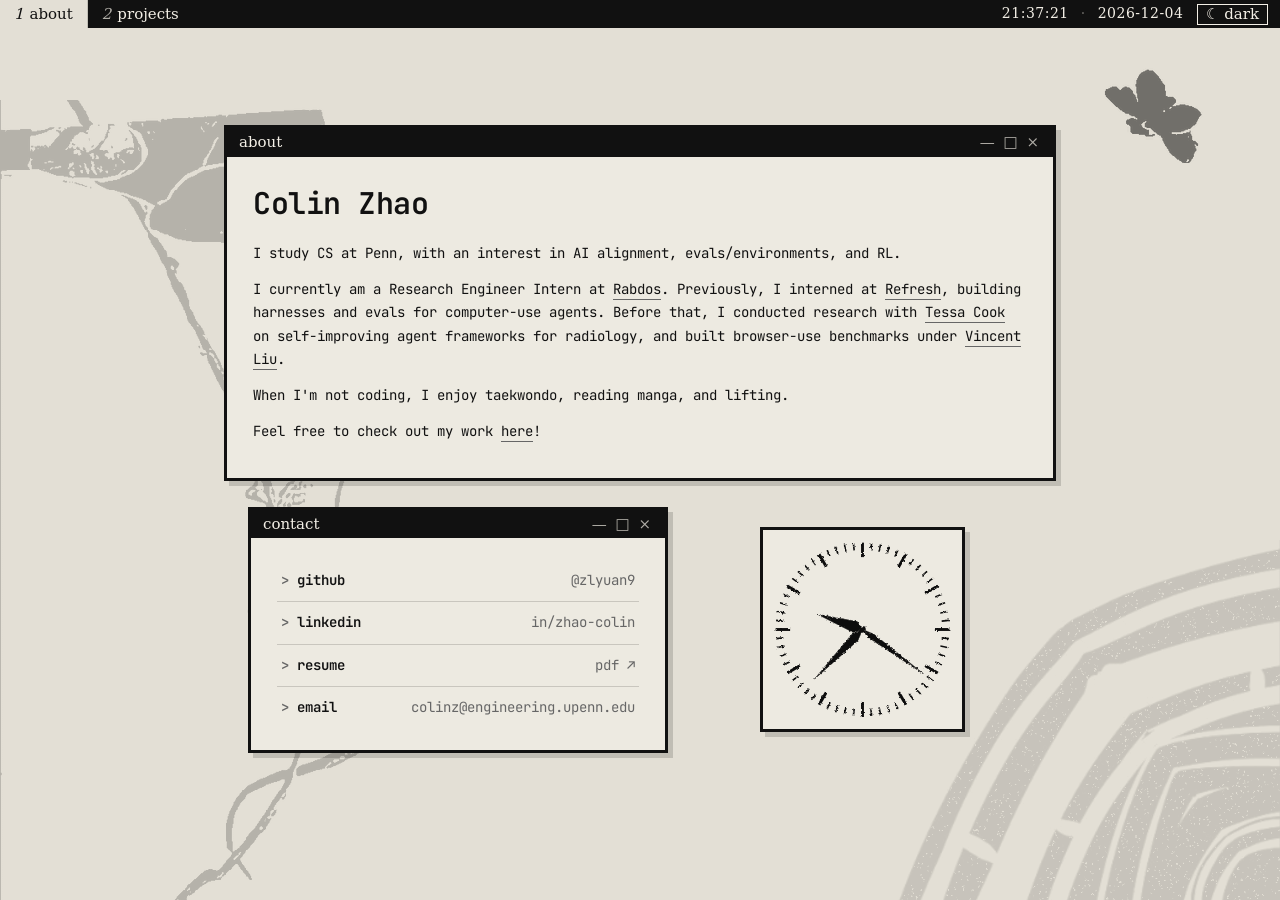
<file: index.html>
<!doctype html>
<html lang="en">

<head>
  <meta charset="utf-8" />
  <meta name="viewport" content="width=device-width,initial-scale=1" />
  <!-- Apply the saved theme before first paint so page loads don't flash the
       default (light) theme for a frame while app.js initializes. -->
  <script>try{var t=localStorage.getItem('theme');if(t)document.documentElement.setAttribute('data-theme',t);}catch(e){}</script>
  <title>zlyuan</title>
  <link rel="icon" href="data:image/svg+xml,<svg xmlns='http://www.w3.org/2000/svg' viewBox='0 0 100 100'><rect width='100' height='100' fill='%23111111'/><text x='50' y='74' font-family='serif' font-size='72' font-style='italic' fill='%23ffffff' text-anchor='middle'>z</text></svg>" />
  <link rel="preconnect" href="https://fonts.googleapis.com">
  <link rel="preconnect" href="https://fonts.gstatic.com" crossorigin>
  <link href="https://fonts.googleapis.com/css2?family=JetBrains+Mono:wght@400;500;600&display=swap" rel="stylesheet">
  <link rel="stylesheet" href="/style.css" />

  <!-- Google tag (gtag.js) -->
  <script async src="https://www.googletagmanager.com/gtag/js?id=G-WRCV5WTVQ0"></script>
  <script>
    window.dataLayer = window.dataLayer || [];
    function gtag(){dataLayer.push(arguments);}
    gtag('js', new Date());
    gtag('config', 'G-WRCV5WTVQ0');
  </script>
</head>

<body data-page="about">

  <!-- ===== Top bar: workspace tags (nav) + status + theme toggle ===== -->
  <div id="bar">
    <nav id="tags"></nav>
    <div id="bar-right">
      <div id="status">
        <span id="statusTime">--:--:--</span>
        <span class="sep date">·</span>
        <span id="statusDate" class="date">----------</span>
        <span id="visitorCount" style="display:none"></span>
      </div>
      <button id="theme-toggle" type="button">☾ dark</button>
    </div>
  </div>

  <!-- ===== Desktop decorative art ===== -->
  <img class="bg-art art-plant" src="/assets/plant.png" alt="" aria-hidden="true">
  <img class="bg-art art-butterfly" src="/assets/butterfly.png" alt="" aria-hidden="true">
  <img class="bg-art art-depth" src="/assets/depth_shape.png" alt="" aria-hidden="true">

  <!-- ===== Content windows ===== -->
  <main id="desktop">
    <section class="win">
      <div class="win-title">
        <span>about</span>
        <span class="win-dots">— □ ×</span>
      </div>
      <div class="win-body">
        <div class="content">
          <h1>Colin Zhao</h1>

          <p>
            I study CS at Penn, with an interest in AI alignment, evals/environments, and RL.
          </p>

          <p>
            I currently am a Research Engineer Intern at <a href="https://rabdos.ai" target="_blank" rel="noopener">Rabdos</a>. Previously, I interned at
            <a href="https://refresh.dev/" target="_blank" rel="noopener">Refresh</a>, building harnesses and evals for computer-use agents.
            Before that, I conducted research with <a href="https://www.med.upenn.edu/apps/faculty/index.php/g275/p18472" target="_blank"
              rel="noopener">Tessa Cook</a> on self-improving agent frameworks for radiology, and built browser-use benchmarks under <a href="https://vincen.tl/" target="_blank" rel="noopener">Vincent Liu</a>.
          </p>

          <p>
            When I'm not coding, I enjoy taekwondo, reading manga, and lifting.
          </p>

          <p>
            Feel free to check out my work <a href="/projects.html">here</a>!
          </p>
        </div>
      </div>
    </section>

    <div class="scatter">
      <section class="win win-contact">
        <div class="win-title">
          <span>contact</span>
          <span class="win-dots">— □ ×</span>
        </div>
        <div class="win-body">
          <ul class="link-list">
            <li><a href="https://github.com/zlyuan9" target="_blank" rel="noopener"><span class="lk">github</span><span class="lv">@zlyuan9</span></a></li>
            <li><a href="https://www.linkedin.com/in/zhao-colin/" target="_blank" rel="noopener"><span class="lk">linkedin</span><span class="lv">in/zhao-colin</span></a></li>
            <li><a href="/resources/Colin_Zhao_Resume.pdf" target="_blank" rel="noopener"><span class="lk">resume</span><span class="lv">pdf ↗</span></a></li>
            <li><a href="mailto:colinz@engineering.upenn.edu"><span class="lk">email</span><span class="lv">colinz@engineering.upenn.edu</span></a></li>
          </ul>
        </div>
      </section>

      <div class="clock-loose">
        <div class="clock-box" data-drag>
          <svg viewBox="0 0 100 100" aria-label="analog clock">
            <defs>
              <!-- Grainy ink: fractal noise displaces every stroke edge into gritty,
                   lo-fi ripples reminiscent of a low-res pixel bitmap. -->
              <filter id="clockGrain" x="-15%" y="-15%" width="130%" height="130%">
                <feTurbulence type="fractalNoise" baseFrequency="0.85" numOctaves="2" seed="7" stitchTiles="stitch" result="noise"/>
                <feDisplacementMap in="SourceGraphic" in2="noise" scale="1.7" xChannelSelector="R" yChannelSelector="G"/>
              </filter>
            </defs>
            <g filter="url(#clockGrain)">
              <g id="clockTicks"></g>
              <polygon id="handHour" class="clock-hand"/>
              <polygon id="handMin"  class="clock-hand"/>
              <polygon id="handSec"  class="clock-hand"/>
              <circle class="clock-pin" cx="50" cy="50" r="1.8"/>
            </g>
          </svg>
        </div>
      </div>
    </div>
  </main>

  <script src="/app.js"></script>
</body>

</html>
</file>
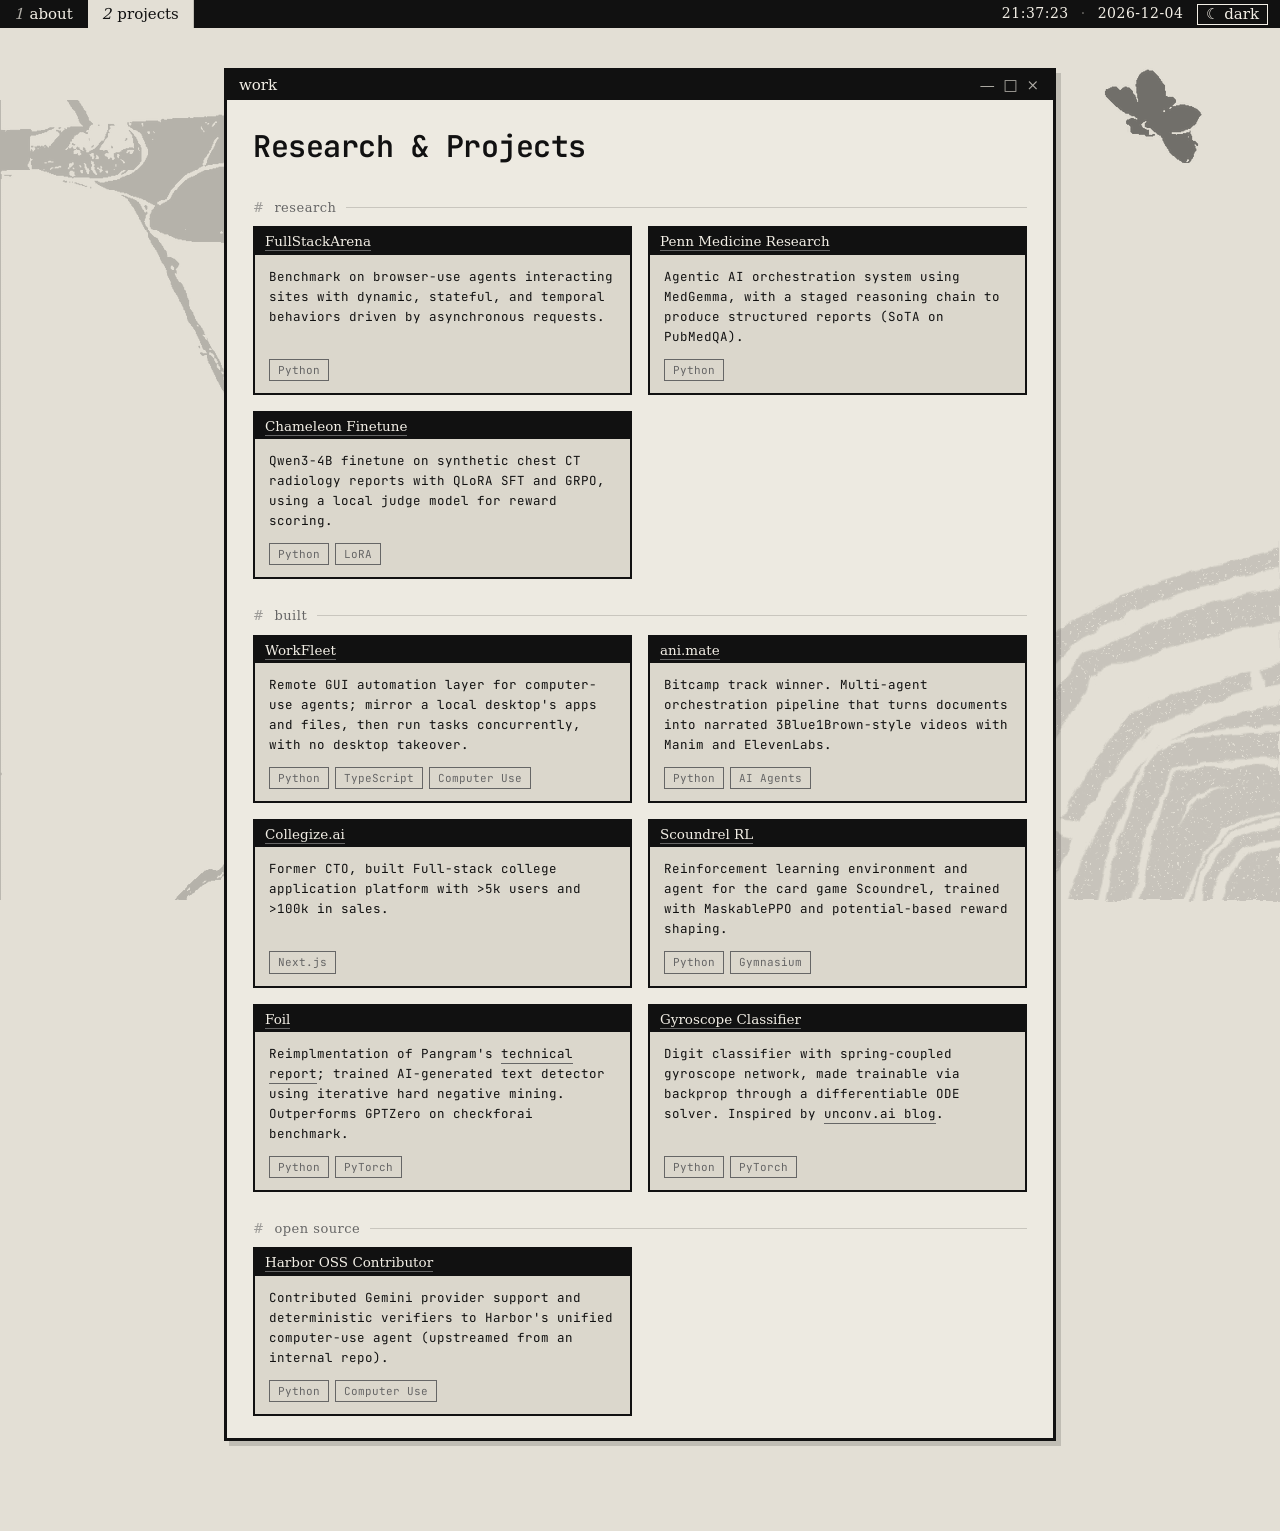
<file: projects.html>
<!doctype html>
<html lang="en">

<head>
  <meta charset="utf-8" />
  <meta name="viewport" content="width=device-width,initial-scale=1" />
  <!-- Apply the saved theme before first paint so page loads don't flash the
       default (light) theme for a frame while app.js initializes. -->
  <script>try{var t=localStorage.getItem('theme');if(t)document.documentElement.setAttribute('data-theme',t);}catch(e){}</script>
  <title>zlyuan</title>
  <link rel="icon" href="data:image/svg+xml,<svg xmlns='http://www.w3.org/2000/svg' viewBox='0 0 100 100'><rect width='100' height='100' fill='%23111111'/><text x='50' y='74' font-family='serif' font-size='72' font-style='italic' fill='%23ffffff' text-anchor='middle'>z</text></svg>" />
  <link rel="preconnect" href="https://fonts.googleapis.com">
  <link rel="preconnect" href="https://fonts.gstatic.com" crossorigin>
  <link href="https://fonts.googleapis.com/css2?family=JetBrains+Mono:wght@400;500;600&display=swap" rel="stylesheet">
  <link rel="stylesheet" href="/style.css" />

  <!-- Google tag (gtag.js) -->
  <script async src="https://www.googletagmanager.com/gtag/js?id=G-WRCV5WTVQ0"></script>
  <script>
    window.dataLayer = window.dataLayer || [];
    function gtag(){dataLayer.push(arguments);}
    gtag('js', new Date());
    gtag('config', 'G-WRCV5WTVQ0');
  </script>
</head>

<body data-page="projects">

  <!-- Grain filter for the "depth" background art — roughens its smooth edges. -->
  <svg width="0" height="0" style="position:absolute" aria-hidden="true">
    <filter id="depthGrain" x="-5%" y="-5%" width="110%" height="110%">
      <feTurbulence type="fractalNoise" baseFrequency="0.045" numOctaves="3" seed="11" stitchTiles="stitch" result="noise"/>
      <feDisplacementMap in="SourceGraphic" in2="noise" scale="9" xChannelSelector="R" yChannelSelector="G"/>
    </filter>
  </svg>

  <!-- ===== Top bar ===== -->
  <div id="bar">
    <nav id="tags"></nav>
    <div id="bar-right">
      <div id="status">
        <span id="statusTime">--:--:--</span>
        <span class="sep date">·</span>
        <span id="statusDate" class="date">----------</span>
        <span id="visitorCount" style="display:none"></span>
      </div>
      <button id="theme-toggle" type="button">☾ dark</button>
    </div>
  </div>

  <!-- ===== Desktop decorative art ===== -->
  <img class="bg-art art-plant" src="/assets/plant.png" alt="" aria-hidden="true">
  <img class="bg-art art-butterfly" src="/assets/butterfly.png" alt="" aria-hidden="true">
  <img class="bg-art art-depth" src="/assets/depth_shape.png" alt="" aria-hidden="true">

  <!-- ===== Content window ===== -->
  <main id="desktop">
    <section class="win">
      <div class="win-title">
        <span>work</span>
        <span class="win-dots">— □ ×</span>
      </div>
      <div class="win-body">
        <div class="content">
          <h1>Research & Projects</h1>

          <div class="project-group-label">research</div>
          <div class="projects-grid">

            <article class="project-card">
              <div class="pc-title"><a href="https://openreview.net/forum?id=nstEp2asfj" target="_blank" rel="noopener">FullStackArena</a></div>
              <div class="pc-body">
                <p>Benchmark on browser-use agents interacting sites with dynamic, stateful, and temporal behaviors driven by asynchronous requests.</p>
                <div class="project-tags"><span class="tag-pill">Python</span></div>
              </div>
            </article>

            <article class="project-card">
              <div class="pc-title"><a href="https://penn-rail.github.io/website/" target="_blank" rel="noopener">Penn Medicine Research</a></div>
              <div class="pc-body">
                <p>Agentic AI orchestration system using MedGemma, with a staged reasoning chain to produce structured reports (SoTA on PubMedQA).</p>
                <div class="project-tags"><span class="tag-pill">Python</span></div>
              </div>
            </article>

            <article class="project-card">
              <div class="pc-title"><a href="https://github.com/zlyuan9/chameleon-finetune" target="_blank" rel="noopener">Chameleon Finetune</a></div>
              <div class="pc-body">
                <p>Qwen3-4B finetune on synthetic chest CT radiology reports with QLoRA SFT and GRPO, using a local judge model for reward scoring.</p>
                <div class="project-tags"><span class="tag-pill">Python</span><span class="tag-pill">LoRA</span></div>
              </div>
            </article>

          </div>

          <div class="project-group-label">built</div>
          <div class="projects-grid">

            <article class="project-card">
              <div class="pc-title"><a href="https://github.com/WillVo1/WorkFleet" target="_blank" rel="noopener">WorkFleet</a></div>
              <div class="pc-body">
                <p>Remote GUI automation layer for computer-use agents; mirror a local desktop's apps and files, then run tasks concurrently, with no desktop takeover.</p>
                <div class="project-tags"><span class="tag-pill">Python</span><span class="tag-pill">TypeScript</span><span class="tag-pill">Computer Use</span></div>
              </div>
            </article>

            <article class="project-card">
              <div class="pc-title"><a href="https://github.com/zlyuan9/ani.mate" target="_blank" rel="noopener">ani.mate</a></div>
              <div class="pc-body">
                <p>Bitcamp track winner. Multi-agent orchestration pipeline that turns documents into narrated 3Blue1Brown-style videos with Manim and ElevenLabs.</p>
                <div class="project-tags"><span class="tag-pill">Python</span><span class="tag-pill">AI Agents</span></div>
              </div>
            </article>

            <article class="project-card">
              <div class="pc-title"><a href="https://collegize.ai" target="_blank" rel="noopener">Collegize.ai</a></div>
              <div class="pc-body">
                <p>Former CTO, built Full-stack college application platform with &gt;5k users and &gt;100k in sales.</p>
                <div class="project-tags"><span class="tag-pill">Next.js</span></div>
              </div>
            </article>

            <article class="project-card">
              <div class="pc-title"><a href="https://github.com/zlyuan9/scoundrel-rl" target="_blank" rel="noopener">Scoundrel RL</a></div>
              <div class="pc-body">
                <p>Reinforcement learning environment and agent for the card game Scoundrel, trained with MaskablePPO and potential-based reward shaping.</p>
                <div class="project-tags"><span class="tag-pill">Python</span><span class="tag-pill">Gymnasium</span></div>
              </div>
            </article>

            <article class="project-card">
              <div class="pc-title"><a href="https://github.com/zlyuan9/foil" target="_blank" rel="noopener">Foil</a></div>
              <div class="pc-body">
                <p>Reimplmentation of Pangram's <a href="https://arxiv.org/abs/2402.14873" target="_blank" rel="noopener">technical report</a>; trained AI-generated text detector using iterative hard negative mining. Outperforms GPTZero on checkforai benchmark.</p>
                <div class="project-tags"><span class="tag-pill">Python</span><span class="tag-pill">PyTorch</span></div>
              </div>
            </article>

            <article class="project-card">
              <div class="pc-title"><a href="https://github.com/zlyuan9/gyroscope-classifier" target="_blank" rel="noopener">Gyroscope Classifier</a></div>
              <div class="pc-body">
                <p>Digit classifier with spring-coupled gyroscope network, made trainable via backprop through a differentiable ODE solver. Inspired by <a href="https://unconv.ai/blog/machine-learning-with-dynamics/" target="_blank" rel="noopener">unconv.ai blog</a>.</p>
                <div class="project-tags"><span class="tag-pill">Python</span><span class="tag-pill">PyTorch</span></div>
              </div>
            </article>

          </div>

          <div class="project-group-label">open source</div>
          <div class="projects-grid">

            <article class="project-card">
              <div class="pc-title"><a href="https://github.com/harbor-framework/harbor/pull/1572" target="_blank" rel="noopener">Harbor OSS Contributor</a></div>
              <div class="pc-body">
                <p>Contributed Gemini provider support and deterministic verifiers to Harbor's unified computer-use agent (upstreamed from an internal repo).</p>
                <div class="project-tags"><span class="tag-pill">Python</span><span class="tag-pill">Computer Use</span></div>
              </div>
            </article>

          </div>
        </div>
      </div>
    </section>
  </main>

  <script src="/app.js"></script>
</body>

</html>
</file>
<file: style.css>
/* ============================================
   Black & white desktop theme (invertable).
   Light = ink on paper; dark = the negative.
   ============================================ */

* { margin: 0; padding: 0; box-sizing: border-box; }

:root {
  --bg:        #e3dfd5;   /* desktop background (soft paper) */
  --panel:     #edeae1;   /* window interior              */
  --panel-2:   #dbd7cc;   /* cards, code blocks           */
  --fg:        #111111;   /* text + borders (near-black)  */
  --fg-dim:    #666666;   /* muted text                   */
  --chrome-bg: #111111;   /* bar + title bars             */
  --chrome-fg: #f3efe6;   /* text on chrome               */
  --line:      rgba(17, 17, 17, 0.16);
  --hover:     rgba(17, 17, 17, 0.09);

  --mono: 'JetBrains Mono', 'Consolas', 'Monaco', 'Courier New', monospace;
  --serif: 'DejaVu Serif', Georgia, 'Times New Roman', serif;
  --bar-h: 28px;
}

/* Dark mode = exact color inversion (255 − each channel) of light mode. */
:root[data-theme="dark"] {
  --bg:        #1c202a;   /* inv #e3dfd5 */
  --panel:     #12151e;   /* inv #edeae1 */
  --panel-2:   #242833;   /* inv #dbd7cc */
  --fg:        #eeeeee;   /* inv #111111 */
  --fg-dim:    #999999;   /* inv #666666 */
  --chrome-bg: #eeeeee;   /* inv #111111 */
  --chrome-fg: #0c1019;   /* inv #f3efe6 */
  --line:      rgba(238, 238, 238, 0.16);
  --hover:     rgba(238, 238, 238, 0.09);
}

html { scroll-behavior: smooth; overflow-x: hidden; }

body {
  font-family: var(--mono);
  font-size: 14px;
  line-height: 1.65;
  color: var(--fg);
  background-color: var(--bg);
  min-height: 100vh;
  overflow-x: hidden;
  padding-top: var(--bar-h);
  transition: background-color 0.2s, color 0.2s;
}

/* Theme sweep: a circular reveal of the new theme from the top-right corner
   sweeping to the bottom-left. The old snapshot sits underneath, fully painted;
   the new snapshot is stacked on top and its clip-path circle grows from the
   corner via a CSS keyframe (no JS timing gap = no flicker). */
::view-transition-old(root) {
  animation: none;              /* old theme holds still underneath */
  z-index: 1;
}
::view-transition-new(root) {
  animation: theme-sweep 620ms ease-in-out forwards;
  z-index: 2;
}
::view-transition-old(root),
::view-transition-new(root) { mix-blend-mode: normal; }

@keyframes theme-sweep {
  from { clip-path: circle(0% at 100% 0%); }
  to   { clip-path: circle(150% at 100% 0%); }
}

@media (prefers-reduced-motion: reduce) {
  ::view-transition-old(root),
  ::view-transition-new(root) { animation: none; }
}

a { color: inherit; }

/* ============================================================
   Decorative art — recolored to ink via filter
   ============================================================ */
.bg-art {
  position: fixed;
  z-index: 0;
  pointer-events: none;
  user-select: none;
  image-rendering: pixelated;
  image-rendering: crisp-edges;
  filter: brightness(0);
}
:root[data-theme="dark"] .bg-art { filter: brightness(0) invert(1); }

.art-plant    { bottom: 0; left: 0; height: min(90vh, 800px); opacity: 0.20; }
.art-butterfly{ top: calc(var(--bar-h) + 40px); right: 6vw; width: 100px; opacity: 0.5; }

/* "Symbol of Depth" — concentric arcs radiating from the bottom-right corner.
   Edges are roughened by an SVG turbulence filter (#depthGrain) so they read
   gritty/hand-inked rather than vector-smooth, matching the clock. */
.art-depth {
  bottom: 0; right: 0;
  height: min(40vh, 360px);
  opacity: 0.12;
  image-rendering: auto;   /* smooth curves, not pixel art */
  filter: url(#depthGrain) brightness(0);
}
/* Dark-on-dark contrast is perceptually weaker, so lift the depth art (and its
   specks) a bit to keep the grain readable against the dark background. */
:root[data-theme="dark"] .art-depth { filter: url(#depthGrain) brightness(0) invert(1); opacity: 0.3; }

/* Clock — fixed bottom-right on the projects page. */
.corner {
  position: fixed;
  right: 26px;
  bottom: 26px;
  z-index: 1;
  display: flex;
  align-items: flex-end;
  gap: 12px;
  pointer-events: none;
}
.clock-box {
  width: 205px;
  height: 205px;
  border: 3px solid var(--fg);
  background: var(--panel);
  padding: 9px;
  box-shadow: 5px 5px 0 var(--line);
  pointer-events: auto;
}
.clock-box svg { display: block; width: 100%; height: 100%; }
.clock-face-line { stroke: var(--fg); }
/* Hands are tapered triangles anchored at center: solid ink fill, softened joins. */
.clock-hand { fill: var(--fg); stroke: var(--fg); stroke-width: 0.3; stroke-linejoin: round; }
.clock-pin { fill: var(--fg); }

/* ============================================================
   Top bar — workspace tags (nav) + status + theme toggle
   ============================================================ */
#bar {
  position: fixed;
  top: 0; left: 0; right: 0;
  height: var(--bar-h);
  z-index: 100;
  background: var(--chrome-bg);
  color: var(--chrome-fg);
  display: flex;
  align-items: stretch;
  justify-content: space-between;
  font-family: var(--serif);
}

#tags { display: flex; align-items: stretch; overflow-x: auto; min-width: 0; scrollbar-width: none; }
#tags::-webkit-scrollbar { display: none; }

.tag {
  display: flex;
  align-items: center;
  gap: 6px;
  padding: 0 14px;
  color: var(--chrome-fg);
  text-decoration: none;
  font-size: 15px;
  white-space: nowrap;
  border-right: 1px solid var(--line);
}
.tag .num { font-style: italic; opacity: 0.7; }
.tag:hover { background: var(--hover); }
.tag.active { background: var(--bg); color: var(--fg); }
.tag.active .num { opacity: 1; }

#bar-right {
  display: flex;
  align-items: center;
  gap: 14px;
  padding: 0 12px;
}
#status {
  display: flex;
  align-items: center;
  gap: 12px;
  font-size: 14px;
  letter-spacing: 0.5px;
  white-space: nowrap;
}
#status .sep { opacity: 0.4; }
#visitorCount { color: var(--chrome-fg); opacity: 0.7; }

#theme-toggle {
  font-family: var(--serif);
  font-size: 15px;
  line-height: 1;
  color: var(--chrome-fg);
  background: transparent;
  border: 1px solid currentColor;
  padding: 2px 8px;
  cursor: pointer;
}
#theme-toggle:hover { background: var(--chrome-fg); color: var(--chrome-bg); }

/* ============================================================
   Desktop layout
   ============================================================ */
#desktop {
  position: relative;
  z-index: 10;
  max-width: 880px;
  margin: 0 auto;
  padding: 40px 24px 90px;
  min-height: calc(100vh - var(--bar-h));
  display: flex;
  flex-direction: column;
  justify-content: center;   /* float the key windows toward the middle */
  align-items: stretch;
  gap: 26px;
}

/* ---- Window chrome ---- */
.win {
  position: relative;
  border: 3px solid var(--fg);
  background: var(--panel);
  box-shadow: 5px 5px 0 var(--line);
}
.win.floating { box-shadow: 5px 5px 0 var(--line); }
.win-title {
  background: var(--chrome-bg);
  color: var(--chrome-fg);
  font-family: var(--serif);
  font-size: 15px;
  line-height: 1.5;
  padding: 3px 12px;
  display: flex;
  justify-content: space-between;
  gap: 12px;
  overflow: hidden;
  white-space: nowrap;
  user-select: none;
}
.win-title .win-dots { letter-spacing: 2px; opacity: 0.7; }
.win-body { padding: 22px 26px; position: relative; }

/* Drag affordances only where dragging is enabled (fine pointer, JS-gated). */
@media (hover: hover) and (pointer: fine) {
  .win-title { cursor: grab; touch-action: none; }
  .win-title:active { cursor: grabbing; }
  .clock-box[data-drag] { cursor: grab; touch-action: none; }
  .clock-box[data-drag]:active { cursor: grabbing; }
}

/* ============================================================
   Content typography
   ============================================================ */
.content h1 { font-size: 30px; font-weight: 600; margin-bottom: 14px; letter-spacing: -0.5px; }
.content h2 { font-size: 20px; font-weight: 600; margin-top: 26px; margin-bottom: 10px; }
.content h3 { font-size: 16px; font-weight: 600; margin: 16px 0 8px; }
.content p  { margin-bottom: 13px; }

.content a {
  color: var(--fg);
  text-decoration: none;
  border-bottom: 1px solid var(--fg-dim);
  padding-bottom: 1px;
  transition: background 0.12s, color 0.12s;
}
.content a:hover { background: var(--fg); color: var(--bg); border-bottom-color: var(--fg); }

.content strong { font-weight: 600; }
.content em, .content i { font-style: italic; }

/* ============================================================
   Identity card (about)
   ============================================================ */
.neo { display: flex; gap: 30px; align-items: center; flex-wrap: wrap; }
.neo-ascii { font-size: 14px; line-height: 1.35; white-space: pre; margin: 0; }
.neo-info { font-size: 14px; line-height: 1.9; }
.neo-info .k { display: inline-block; width: 78px; color: var(--fg-dim); }
.neo-info .v a { border-bottom: 1px solid var(--fg-dim); }
.neo-info .v a:hover { background: var(--fg); color: var(--bg); }

/* ============================================================
   Projects — each card is a mini window
   ============================================================ */
/* Group heading: a labeled divider, terminal-directory style. */
.project-group-label {
  display: flex;
  align-items: center;
  gap: 10px;
  margin: 26px 0 4px;
  font-family: var(--serif);
  font-size: 13px;
  letter-spacing: 0.5px;
  color: var(--fg-dim);
  text-transform: lowercase;
}
.project-group-label:first-child { margin-top: 4px; }
.project-group-label::before { content: '#'; opacity: 0.6; }
.project-group-label::after {
  content: '';
  flex: 1;
  height: 0;
  border-top: 1px solid var(--line);
}
.projects-grid {
  display: grid;
  grid-template-columns: repeat(auto-fill, minmax(260px, 1fr));
  gap: 16px;
  margin-top: 8px;
}
.project-card {
  border: 2px solid var(--fg);
  background: var(--panel-2);
  display: flex;
  flex-direction: column;
}
.project-card .pc-title {
  background: var(--chrome-bg);
  color: var(--chrome-fg);
  font-family: var(--serif);
  font-size: 13.5px;
  padding: 2px 10px;
}
.project-card .pc-title a { color: var(--chrome-fg); text-decoration: none; }
.project-card .pc-title a:hover { text-decoration: underline; }
.project-card .pc-body { padding: 12px 14px; flex: 1; display: flex; flex-direction: column; }
.project-card p { font-size: 12.5px; margin: 0 0 12px; line-height: 1.6; }

.project-tags { display: flex; gap: 6px; flex-wrap: wrap; margin-top: auto; }
.tag-pill { border: 1px solid var(--fg-dim); padding: 1px 8px; font-size: 11px; color: var(--fg-dim); }

/* ============================================================
   Contact window (link list)
   ============================================================ */
.win-contact { align-self: center; width: 100%; max-width: 420px; }

/* Scatter row: contact bottom-left (nudged a touch left of the about window),
   clock floating to its right for a loose, "messy desktop" feel. */
.scatter {
  display: flex;
  align-items: center;      /* vertically center the clock w.r.t. contact */
  gap: 0;
  flex-wrap: wrap;
}
.scatter .win-contact {
  align-self: center;
  margin: 0 0 0 24px;       /* left border sits a bit right of the about window's */
  flex: 0 1 420px;
}
/* Region spanning contact's right edge → about's right edge; the clock is
   centered within it (so it's horizontally centered between those two edges). */
.clock-loose {
  flex: 1 1 auto;
  display: flex;
  align-items: center;
  justify-content: center;
}
.link-list { list-style: none; margin: 0; padding: 0; }
.link-list li { border-bottom: 1px solid var(--line); }
.link-list li:last-child { border-bottom: 0; }
.link-list a {
  display: flex;
  justify-content: space-between;
  gap: 16px;
  padding: 9px 4px;
  text-decoration: none;
  color: var(--fg);
}
.link-list a:hover { background: var(--fg); color: var(--bg); }
.link-list .lk { font-weight: 600; }
.link-list .lk::before { content: '> '; color: var(--fg-dim); }
.link-list a:hover .lk::before { color: var(--bg); }
.link-list .lv { color: var(--fg-dim); }
.link-list a:hover .lv { color: var(--bg); }

/* ============================================================
   Markdown (blog posts — currently unlinked)
   ============================================================ */
.content.markdown { max-width: 720px; }
.content.markdown h2 { padding-top: 14px; border-top: 1px solid var(--line); }
.post-meta { color: var(--fg-dim); font-size: 13px; margin-bottom: 22px; }
.content.markdown ul { margin: 0 0 13px 22px; }
.content.markdown li { margin-bottom: 6px; }
.content.markdown blockquote {
  border-left: 3px solid var(--fg);
  margin: 16px 0;
  padding: 6px 16px;
  color: var(--fg-dim);
  background: var(--panel-2);
}
.content.markdown code {
  font-family: var(--mono);
  font-size: 12.5px;
  background: var(--panel-2);
  border: 1px solid var(--line);
  padding: 1px 5px;
}
.content.markdown pre {
  background: var(--panel-2);
  border: 1px solid var(--line);
  padding: 14px 16px;
  overflow-x: auto;
  margin: 0 0 16px;
}
.content.markdown pre code { background: none; border: none; padding: 0; font-size: 13px; line-height: 1.6; }

.post-list { list-style: none; margin: 12px 0 0; padding: 0; }
.post-list li { padding: 14px 0; border-top: 1px solid var(--line); }
.post-list li:last-child { border-bottom: 1px solid var(--line); }
.post-list li > a { font-size: 15px; font-weight: 600; }
.post-date { color: var(--fg-dim); font-size: 12px; margin-left: 10px; }
.post-list li p { margin: 4px 0 0; color: var(--fg-dim); font-size: 13px; }
.back-link { display: inline-block; margin-bottom: 14px; font-size: 13px; color: var(--fg-dim); }
.back-link:hover { color: var(--fg); }

/* ============================================================
   Responsive
   ============================================================ */
@media (max-width: 900px) {
  .bg-art, .corner, .clock-loose { display: none; }
  #desktop { padding: 20px 14px 60px; }
  .scatter .win-contact { margin-left: 0; }
}
@media (max-width: 560px) {
  #status .date, #status .sep { display: none; }
  .tag { padding: 0 10px; font-size: 14px; }
  .win-body { padding: 16px 16px; }
}

/* ============================================================
   Scrollbar
   ============================================================ */
::-webkit-scrollbar { width: 12px; height: 12px; }
::-webkit-scrollbar-track { background: var(--bg); }
::-webkit-scrollbar-thumb { background: var(--fg-dim); border: 2px solid var(--bg); }
::-webkit-scrollbar-thumb:hover { background: var(--fg); }
</file>
